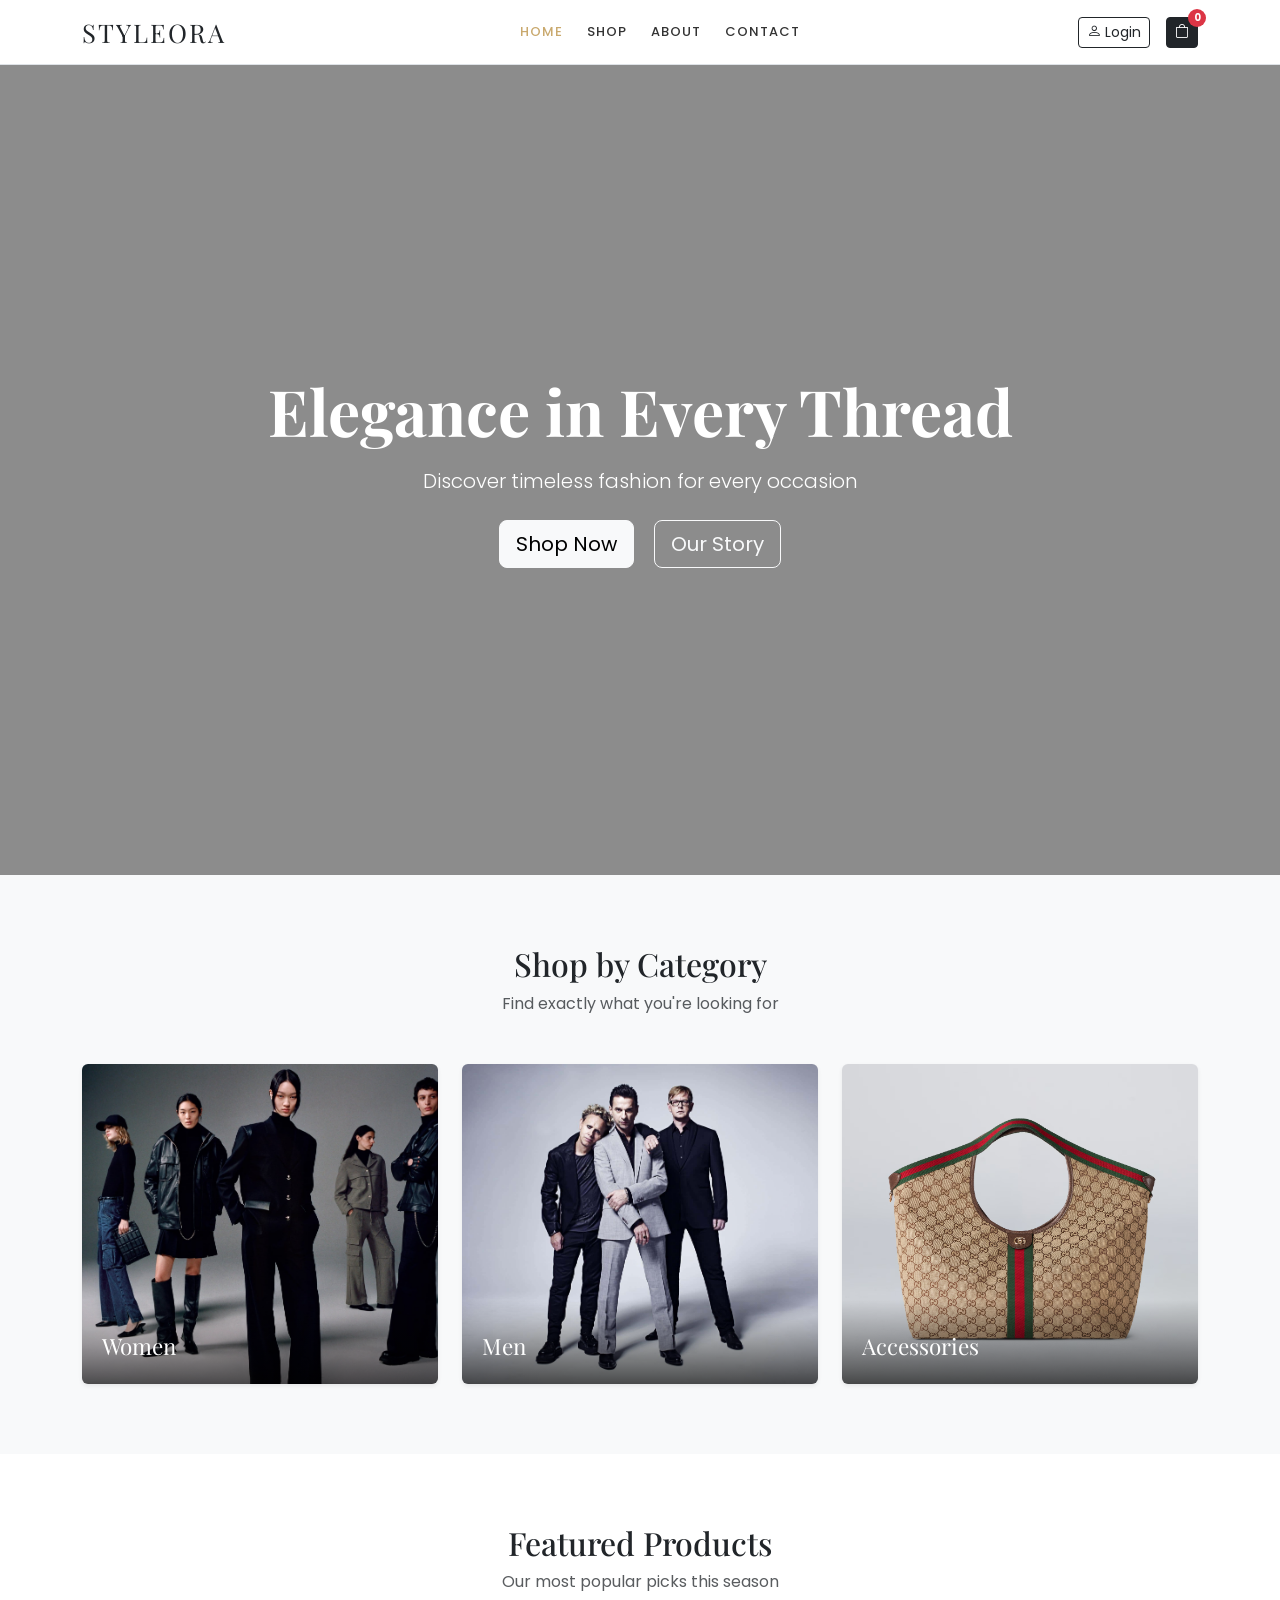
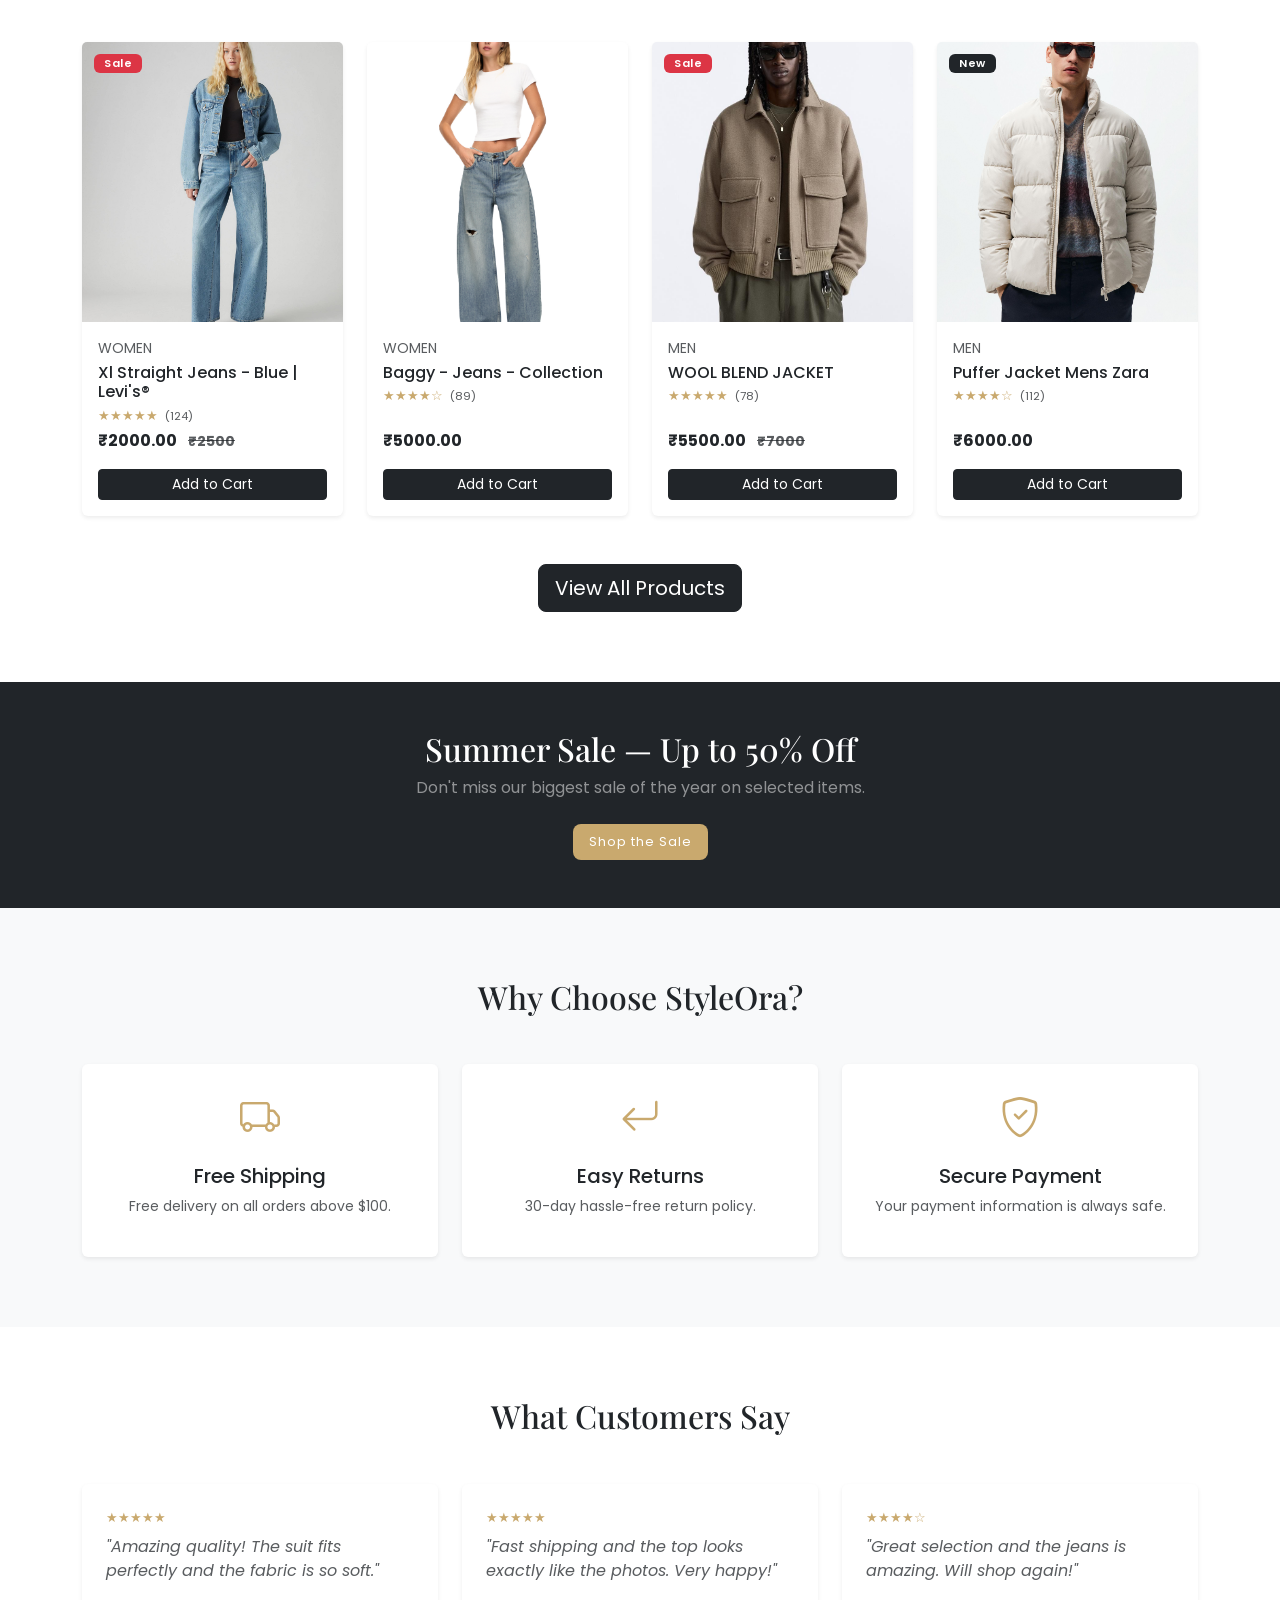
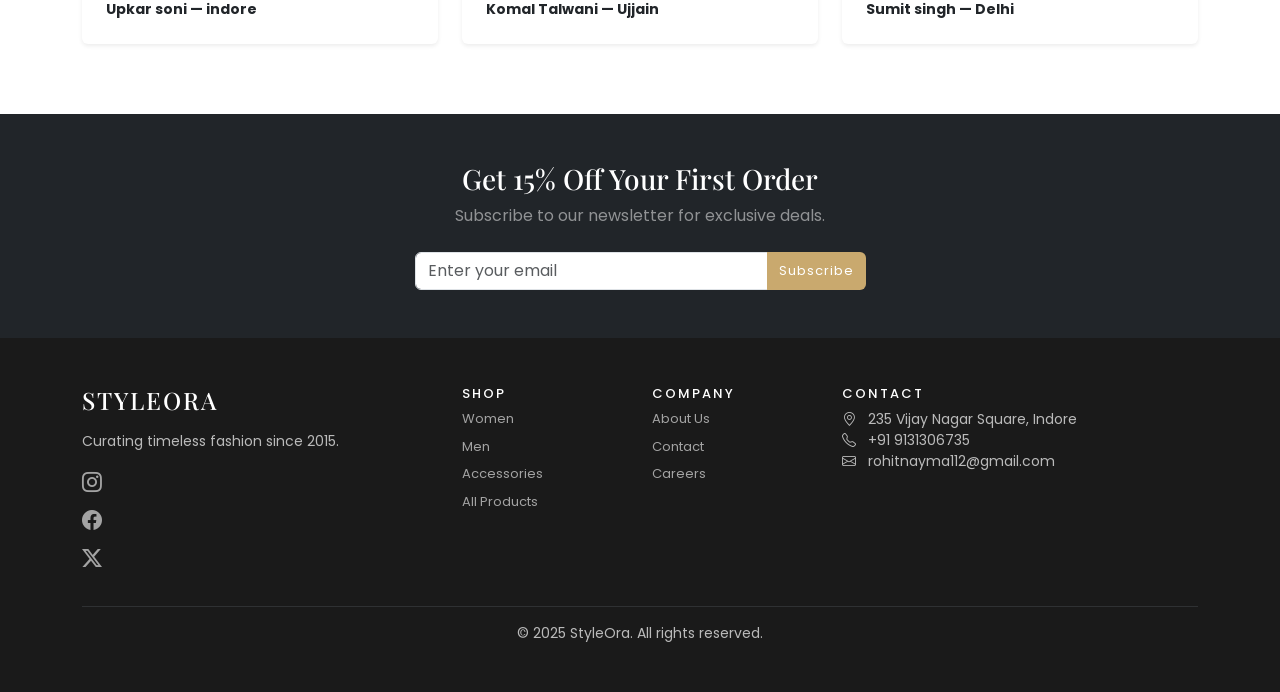
<file: index.html>
<!DOCTYPE html>
<html lang="en">
<head>
  <meta charset="UTF-8">
  <meta name="viewport" content="width=device-width, initial-scale=1.0">
  <title>StyleOra</title>

  <link rel="stylesheet" href="https://cdn.jsdelivr.net/npm/bootstrap@5.3.3/dist/css/bootstrap.min.css">

  <link rel="stylesheet" href="https://cdn.jsdelivr.net/npm/bootstrap-icons@1.11.3/font/bootstrap-icons.min.css">
  <link rel="stylesheet" href="css/style.css">
</head>
<body>

  <nav class="navbar navbar-expand-lg bg-white border-bottom sticky-top">
    <div class="container">

      <a class="navbar-brand" href="index.html">STYLEORA</a>


      <button class="navbar-toggler" type="button" data-bs-toggle="collapse" data-bs-target="#mainNav">
        <span class="navbar-toggler-icon"></span>
      </button>

      <div class="collapse navbar-collapse" id="mainNav">
        <ul class="navbar-nav mx-auto gap-2">
          <li class="nav-item"><a class="nav-link active" href="index.html">Home</a></li>
          <li class="nav-item"><a class="nav-link" href="shop.html">Shop</a></li>
          <li class="nav-item"><a class="nav-link" href="about.html">About</a></li>
          <li class="nav-item"><a class="nav-link" href="contact.html">Contact</a></li>
        </ul>

      
        <div class="d-flex align-items-center gap-3">

          
          <a href="login.html" class="btn btn-outline-dark btn-sm" id="login-link">
            <i class="bi bi-person"></i> Login
          </a>

          
          <div class="d-none align-items-center gap-2" id="user-info">
            <span class="text-muted small" id="user-name"></span>
            <button class="btn btn-outline-secondary btn-sm" onclick="logout()">Logout</button>
          </div>

          
          <a href="cart.html" class="btn btn-dark btn-sm position-relative">
            <i class="bi bi-bag"></i>
            <span class="position-absolute top-0 start-100 translate-middle badge rounded-pill bg-danger cart-count"
                  id="cart-badge">0</span>
          </a>

        </div>
      </div>

    </div>
  </nav>



  <section class="hero-section d-flex align-items-center">
    <div class="hero-overlay w-100 d-flex align-items-center">
      <div class="container text-center text-white">
        <h1 class="display-3 fw-bold mb-3">Elegance in Every Thread</h1>
        <p class="lead mb-4">Discover timeless fashion for every occasion</p>
        <a href="shop.html" class="btn btn-light btn-lg me-3">Shop Now</a>
        <a href="about.html" class="btn btn-outline-light btn-lg">Our Story</a>
      </div>
    </div>
  </section>


  <section class="section bg-light">
    <div class="container">
      <div class="text-center mb-5">
        <h2>Shop by Category</h2>
        <p class="text-muted">Find exactly what you're looking for</p>
      </div>

      <div class="row g-4">

        <div class="col-md-4">
          <a href="shop.html?cat=Women" class="text-decoration-none">
            <div class="category-card rounded overflow-hidden shadow-sm">
              <img src="women1.jpeg"
                   class="w-100" alt="Women">
              <div class="category-label">Women</div>
            </div>
          </a>
        </div>

        <div class="col-md-4">
          <a href="shop.html?cat=Men" class="text-decoration-none">
            <div class="category-card rounded overflow-hidden shadow-sm">
              <img src="man.jpg"
                   class="w-100" alt="Men">
              <div class="category-label">Men</div>
            </div>
          </a>
        </div>

        <div class="col-md-4">
          <a href="shop.html?cat=Accessories" class="text-decoration-none">
            <div class="category-card rounded overflow-hidden shadow-sm">
              <img src="gucchi.avif"
                   class="w-100" alt="Accessories">
              <div class="category-label">Accessories</div>
            </div>
          </a>
        </div>

      </div>
    </div>
  </section>

  <section class="section">
    <div class="container">
      <div class="text-center mb-5">
        <h2>Featured Products</h2>
        <p class="text-muted">Our most popular picks this season</p>
      </div>

      <div class="row row-cols-1 row-cols-md-4 g-4" id="featured-grid"></div>

      <div class="text-center mt-5">
        <a href="shop.html" class="btn btn-dark btn-lg">View All Products</a>
      </div>
    </div>
  </section>

  <section class="bg-dark text-white text-center py-5">
    <div class="container">
      <h2 class="mb-2">Summer Sale — Up to 50% Off</h2>
      <p class="text-white-50 mb-4">Don't miss our biggest sale of the year on selected items.</p>
      <a href="shop.html" class="btn btn-gold btn-lg">Shop the Sale</a>
    </div>
  </section>


  <section class="section bg-light">
    <div class="container">
      <div class="text-center mb-5">
        <h2>Why Choose StyleOra?</h2>
      </div>
      <div class="row g-4 text-center">

        <div class="col-md-4">
          <div class="card border-0 shadow-sm p-4 h-100">
            <i class="bi bi-truck fs-1 text-gold mb-3"></i>
            <h5>Free Shipping</h5>
            <p class="text-muted small">Free delivery on all orders above $100.</p>
          </div>
        </div>

        <div class="col-md-4">
          <div class="card border-0 shadow-sm p-4 h-100">
            <i class="bi bi-arrow-return-left fs-1 text-gold mb-3"></i>
            <h5>Easy Returns</h5>
            <p class="text-muted small">30-day hassle-free return policy.</p>
          </div>
        </div>

        <div class="col-md-4">
          <div class="card border-0 shadow-sm p-4 h-100">
            <i class="bi bi-shield-check fs-1 text-gold mb-3"></i>
            <h5>Secure Payment</h5>
            <p class="text-muted small">Your payment information is always safe.</p>
          </div>
        </div>

      </div>
    </div>
  </section>

  <section class="section">
    <div class="container">
      <div class="text-center mb-5">
        <h2>What Customers Say</h2>
      </div>
      <div class="row g-4">

        <div class="col-md-4">
          <div class="card border-0 shadow-sm p-4 h-100">
            <div class="stars mb-2">★★★★★</div>
            <p class="fst-italic text-muted">"Amazing quality! The suit fits perfectly and the fabric is so soft."</p>
            <strong class="small">Upkar soni — indore</strong>
          </div>
        </div>

        <div class="col-md-4">
          <div class="card border-0 shadow-sm p-4 h-100">
            <div class="stars mb-2">★★★★★</div>
            <p class="fst-italic text-muted">"Fast shipping and the top looks exactly like the photos. Very happy!"</p>
            <strong class="small">Komal Talwani — Ujjain</strong>
          </div>
        </div>

        <div class="col-md-4">
          <div class="card border-0 shadow-sm p-4 h-100">
            <div class="stars mb-2">★★★★☆</div>
            <p class="fst-italic text-muted">"Great selection and the jeans is amazing. Will shop again!"</p>
            <strong class="small">Sumit singh — Delhi</strong>
          </div>
        </div>

      </div>
    </div>
  </section>


  <section class="bg-dark text-white text-center py-5">
    <div class="container">
      <h3 class="mb-2">Get 15% Off Your First Order</h3>
      <p class="text-white-50 mb-4">Subscribe to our newsletter for exclusive deals.</p>
      <div class="row justify-content-center">
        <div class="col-md-5">
          <div class="input-group">
            <input type="email" class="form-control" placeholder="Enter your email">
            <button class="btn btn-gold" onclick="showToast('Subscribed! Check your inbox.')">
              Subscribe
            </button>
          </div>
        </div>
      </div>
    </div>
  </section>


  
  <footer class="py-5">
    <div class="container">
      <div class="row g-4">

    
        <div class="col-md-4">
          <h4 class="text-white mb-3" style="font-family:'Playfair Display',serif;letter-spacing:2px">STYLEORA</h4>
          <p class="small">Curating timeless fashion since 2015.</p>
          <div class="mt-3">
            <a href="#"><i class="bi bi-instagram me-3 fs-5"></i></a>
            <a href="#"><i class="bi bi-facebook me-3 fs-5"></i></a>
            <a href="#"><i class="bi bi-twitter-x fs-5"></i></a>
          </div>
        </div>

    
        <div class="col-6 col-md-2">
          <h5>Shop</h5>
          <a href="shop.html?cat=Women">Women</a>
          <a href="shop.html?cat=Men">Men</a>
          <a href="shop.html?cat=Accessories">Accessories</a>
          <a href="shop.html">All Products</a>
        </div>


        <div class="col-6 col-md-2">
          <h5>Company</h5>
          <a href="about.html">About Us</a>
          <a href="contact.html">Contact</a>
          <a href="#">Careers</a>
        </div>

    
        <div class="col-md-4">
          <h5>Contact</h5>
          <p class="small">
            <i class="bi bi-geo-alt me-2"></i> 235 Vijay Nagar Square, Indore<br>
            <i class="bi bi-telephone me-2"></i> +91 9131306735<br>
            <i class="bi bi-envelope me-2"></i> rohitnayma112@gmail.com
          </p>
        </div>

      </div>
      <hr class="border-secondary mt-4">
      <p class="text-center small mb-0">&copy; 2025 StyleOra. All rights reserved.</p>
    </div>
  </footer>


 
  <div class="position-fixed bottom-0 end-0 p-3" style="z-index:1100">
    <div id="toast" class="toast align-items-center text-white bg-dark border-0" role="alert">
      <div class="d-flex">
        <div class="toast-body" id="toast-msg">Item added to cart!</div>
        <button type="button" class="btn-close btn-close-white me-2 m-auto" data-bs-dismiss="toast"></button>
      </div>
    </div>
  </div>


  <script src="https://cdn.jsdelivr.net/npm/bootstrap@5.3.3/dist/js/bootstrap.bundle.min.js"></script>
  <script src="js/script.js"></script>

  <script>

    const grid = document.getElementById("featured-grid");
    const featured = products.slice(0, 4); 
    grid.innerHTML = featured.map(productCard).join("");
  </script>

</body>
</html>
</file>
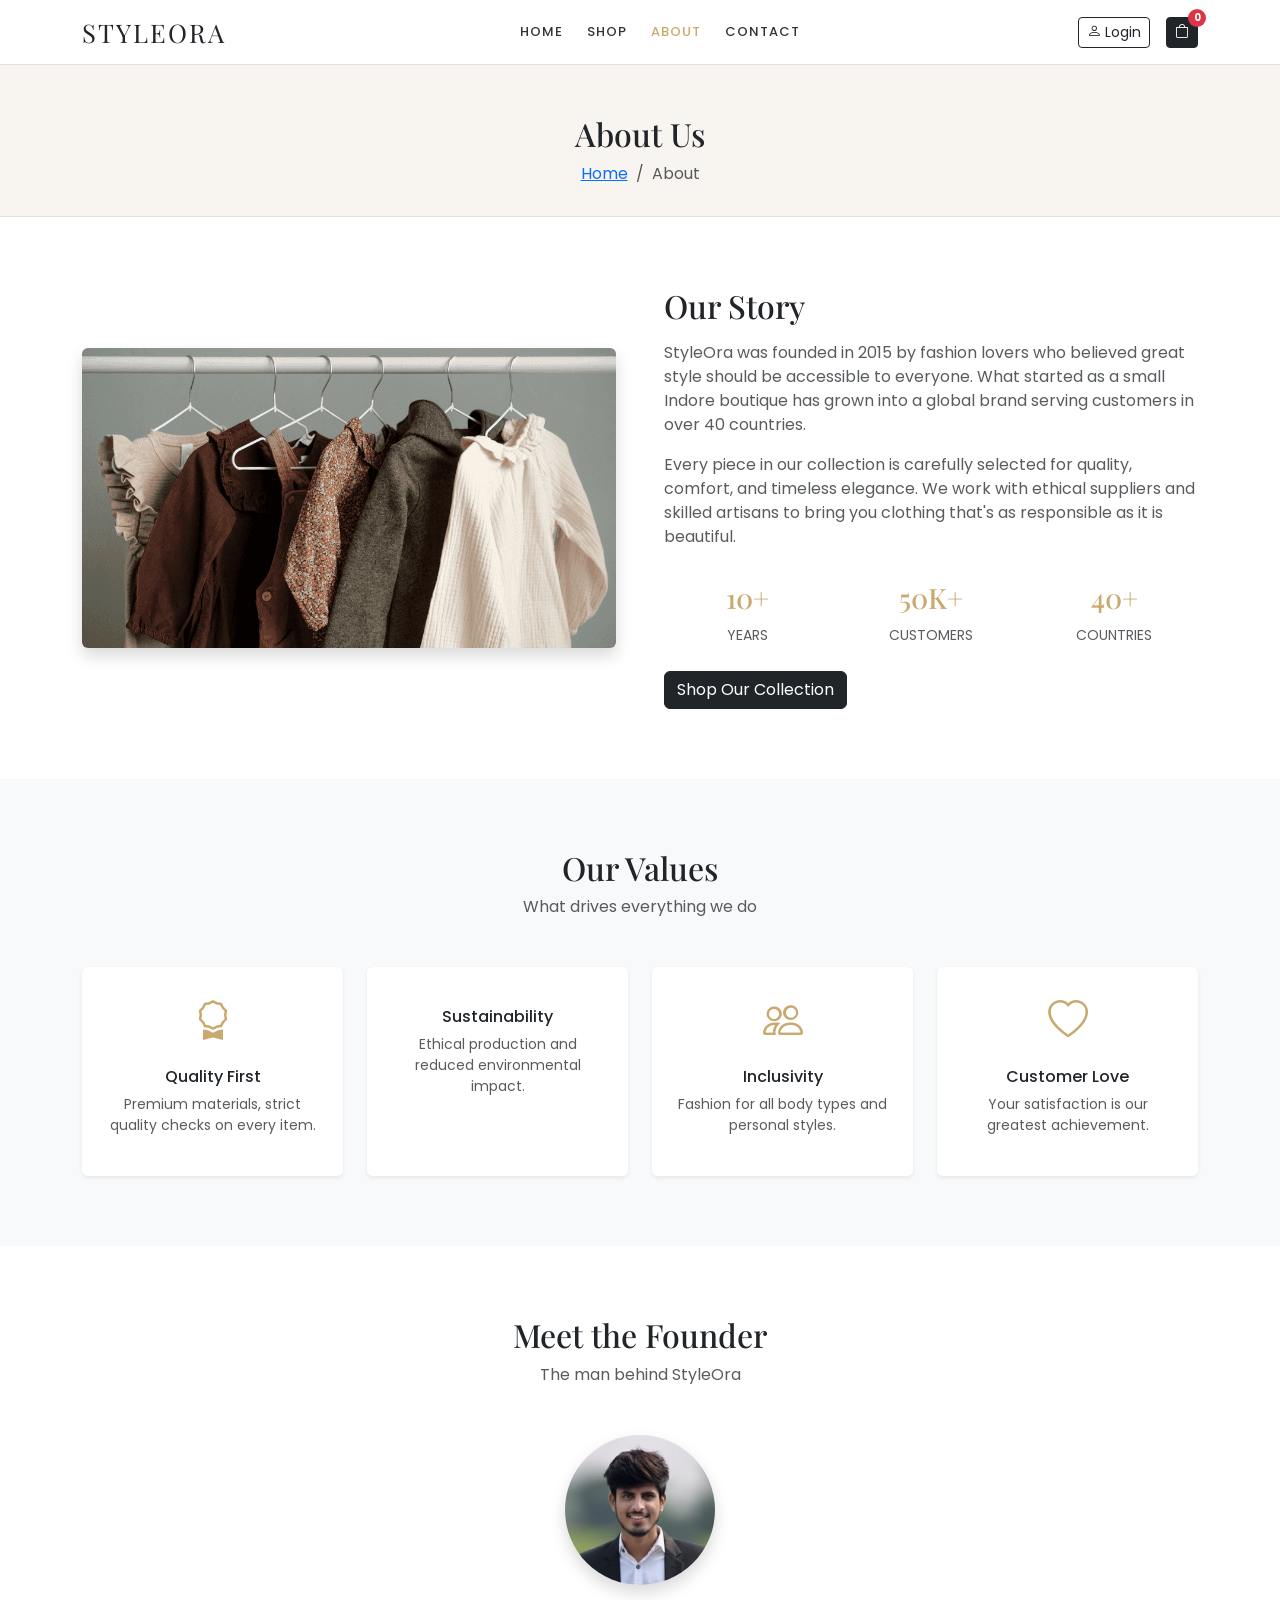
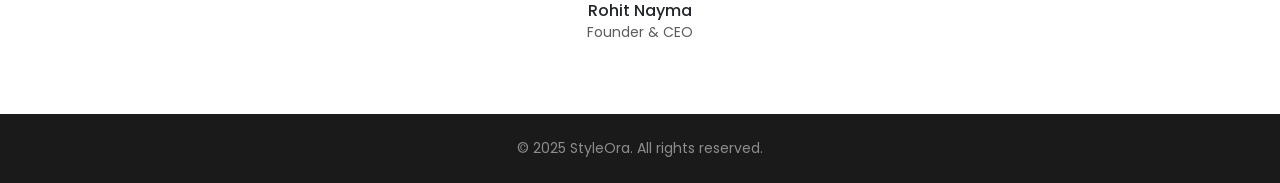
<file: about.html>
<!DOCTYPE html>
<html lang="en">
<head>
  <meta charset="UTF-8">
  <meta name="viewport" content="width=device-width, initial-scale=1.0">
  <title>About Us - Styleora</title>
  <link rel="stylesheet" href="https://cdn.jsdelivr.net/npm/bootstrap@5.3.3/dist/css/bootstrap.min.css">
  <link rel="stylesheet" href="https://cdn.jsdelivr.net/npm/bootstrap-icons@1.11.3/font/bootstrap-icons.min.css">
  <link rel="stylesheet" href="css/style.css">
</head>
<body>

  <nav class="navbar navbar-expand-lg bg-white border-bottom sticky-top">
    <div class="container">
      <a class="navbar-brand" href="index.html">STYLEORA</a>
      <button class="navbar-toggler" type="button" data-bs-toggle="collapse" data-bs-target="#mainNav">
        <span class="navbar-toggler-icon"></span>
      </button>
      <div class="collapse navbar-collapse" id="mainNav">
        <ul class="navbar-nav mx-auto gap-2">
          <li class="nav-item"><a class="nav-link" href="index.html">Home</a></li>
          <li class="nav-item"><a class="nav-link" href="shop.html">Shop</a></li>
          <li class="nav-item"><a class="nav-link active" href="about.html">About</a></li>
          <li class="nav-item"><a class="nav-link" href="contact.html">Contact</a></li>
        </ul>
        <div class="d-flex align-items-center gap-3">
          <a href="login.html" class="btn btn-outline-dark btn-sm" id="login-link">
            <i class="bi bi-person"></i> Login
          </a>
          <div class="d-none align-items-center gap-2" id="user-info">
            <span class="text-muted small" id="user-name"></span>
            <button class="btn btn-outline-secondary btn-sm" onclick="logout()">Logout</button>
          </div>
          <a href="cart.html" class="btn btn-dark btn-sm position-relative">
            <i class="bi bi-bag"></i>
            <span class="position-absolute top-0 start-100 translate-middle badge rounded-pill bg-danger cart-count"
                  id="cart-badge">0</span>
          </a>
        </div>
      </div>
    </div>
  </nav>


  <div class="page-header">
    <h2>About Us</h2>
    <nav aria-label="breadcrumb">
      <ol class="breadcrumb justify-content-center mb-0">
        <li class="breadcrumb-item"><a href="index.html">Home</a></li>
        <li class="breadcrumb-item active">About</li>
      </ol>
    </nav>
  </div>


  <section class="section">
    <div class="container">
      <div class="row g-5 align-items-center">

        <div class="col-md-6">
          <img src="about.png"
               class="img-fluid rounded shadow" alt="Our Story">
        </div>

        <div class="col-md-6">
          <h2 class="mb-3">Our Story</h2>
          <p class="text-muted">
            StyleOra was founded in 2015 by fashion lovers who believed great style
            should be accessible to everyone. What started as a small Indore boutique
            has grown into a global brand serving customers in over 40 countries.
          </p>
          <p class="text-muted">
            Every piece in our collection is carefully selected for quality, comfort,
            and timeless elegance. We work with ethical suppliers and skilled artisans
            to bring you clothing that's as responsible as it is beautiful.
          </p>
          <div class="row g-3 mt-3 text-center">
            <div class="col-4">
              <h3 class="text-gold">10+</h3>
              <small class="text-muted text-uppercase">Years</small>
            </div>
            <div class="col-4">
              <h3 class="text-gold">50K+</h3>
              <small class="text-muted text-uppercase">Customers</small>
            </div>
            <div class="col-4">
              <h3 class="text-gold">40+</h3>
              <small class="text-muted text-uppercase">Countries</small>
            </div>
          </div>

          <a href="shop.html" class="btn btn-dark mt-4">Shop Our Collection</a>
        </div>

      </div>
    </div>
  </section>


  <section class="section bg-light">
    <div class="container">
      <div class="text-center mb-5">
        <h2>Our Values</h2>
        <p class="text-muted">What drives everything we do</p>
      </div>
      <div class="row g-4 text-center">

        <div class="col-6 col-md-3">
          <div class="card border-0 shadow-sm p-4 h-100">
            <i class="bi bi-award fs-1 text-gold mb-3"></i>
            <h6>Quality First</h6>
            <p class="text-muted small">Premium materials, strict quality checks on every item.</p>
          </div>
        </div>

        <div class="col-6 col-md-3">
          <div class="card border-0 shadow-sm p-4 h-100">
            <i class="bi bi-leaf fs-1 text-gold mb-3"></i>
            <h6>Sustainability</h6>
            <p class="text-muted small">Ethical production and reduced environmental impact.</p>
          </div>
        </div>

        <div class="col-6 col-md-3">
          <div class="card border-0 shadow-sm p-4 h-100">
            <i class="bi bi-people fs-1 text-gold mb-3"></i>
            <h6>Inclusivity</h6>
            <p class="text-muted small">Fashion for all body types and personal styles.</p>
          </div>
        </div>

        <div class="col-6 col-md-3">
          <div class="card border-0 shadow-sm p-4 h-100">
            <i class="bi bi-heart fs-1 text-gold mb-3"></i>
            <h6>Customer Love</h6>
            <p class="text-muted small">Your satisfaction is our greatest achievement.</p>
          </div>
        </div>

      </div>
    </div>
  </section>


  <section class="section">
    <div class="container">
      <div class="text-center mb-5">
        <h2>Meet the Founder</h2>
        <p class="text-muted">The man behind StyleOra</p>
      </div>
      <div class="row g-4 justify-content-center text-center">

        <div class="col-6 col-md-3">
          <img src="founder.jpeg"
               class="rounded-circle mb-3 shadow" width="150" height="150"
               style="object-fit:cover" alt="Sophia">
          <h6 class="mb-0">Rohit Nayma</h6>
          <small class="text-muted">Founder & CEO</small>
        </div>

      </div>
    </div>
  </section>

  <footer class="py-4">
    <div class="container text-center">
      <p class="text-white-50 small mb-0">&copy; 2025 StyleOra. All rights reserved.</p>
    </div>
  </footer>


  <script src="https://cdn.jsdelivr.net/npm/bootstrap@5.3.3/dist/js/bootstrap.bundle.min.js"></script>
  <script src="js/script.js"></script>

</body>
</html>
</file>
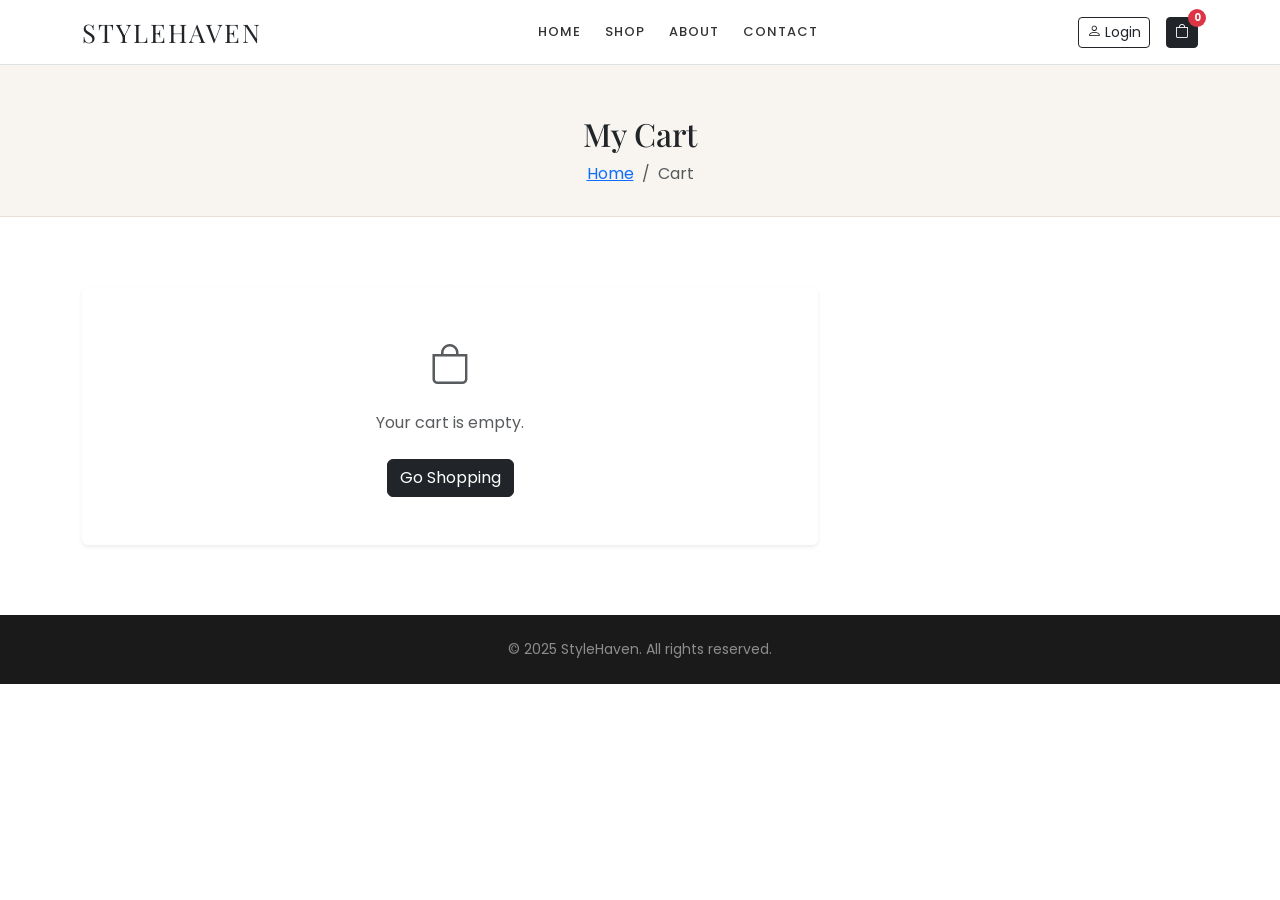
<file: cart.html>
<!DOCTYPE html>
<html lang="en">
<head>
  <meta charset="UTF-8">
  <meta name="viewport" content="width=device-width, initial-scale=1.0">
  <title>Cart - StyleHaven</title>
  <link rel="stylesheet" href="https://cdn.jsdelivr.net/npm/bootstrap@5.3.3/dist/css/bootstrap.min.css">
  <link rel="stylesheet" href="https://cdn.jsdelivr.net/npm/bootstrap-icons@1.11.3/font/bootstrap-icons.min.css">
  <link rel="stylesheet" href="css/style.css">
</head>
<body>

  <nav class="navbar navbar-expand-lg bg-white border-bottom sticky-top">
    <div class="container">
      <a class="navbar-brand" href="index.html">STYLEHAVEN</a>
      <button class="navbar-toggler" type="button" data-bs-toggle="collapse" data-bs-target="#mainNav">
        <span class="navbar-toggler-icon"></span>
      </button>
      <div class="collapse navbar-collapse" id="mainNav">
        <ul class="navbar-nav mx-auto gap-2">
          <li class="nav-item"><a class="nav-link" href="index.html">Home</a></li>
          <li class="nav-item"><a class="nav-link" href="shop.html">Shop</a></li>
          <li class="nav-item"><a class="nav-link" href="about.html">About</a></li>
          <li class="nav-item"><a class="nav-link" href="contact.html">Contact</a></li>
        </ul>
        <div class="d-flex align-items-center gap-3">
          <a href="login.html" class="btn btn-outline-dark btn-sm" id="login-link">
            <i class="bi bi-person"></i> Login
          </a>
          <div class="d-none align-items-center gap-2" id="user-info">
            <span class="text-muted small" id="user-name"></span>
            <button class="btn btn-outline-secondary btn-sm" onclick="logout()">Logout</button>
          </div>
          <a href="cart.html" class="btn btn-dark btn-sm position-relative">
            <i class="bi bi-bag"></i>
            <span class="position-absolute top-0 start-100 translate-middle badge rounded-pill bg-danger cart-count"
                  id="cart-badge">0</span>
          </a>
        </div>
      </div>
    </div>
  </nav>


  <div class="page-header">
    <h2>My Cart</h2>
    <nav aria-label="breadcrumb">
      <ol class="breadcrumb justify-content-center mb-0">
        <li class="breadcrumb-item"><a href="index.html">Home</a></li>
        <li class="breadcrumb-item active">Cart</li>
      </ol>
    </nav>
  </div>

  <section class="section">
    <div class="container">
      <div class="row g-4">

        <div class="col-lg-8">
          <div class="list-group shadow-sm" id="cart-items">

          </div>
        </div>

        <div class="col-lg-4" id="cart-summary">

        </div>

      </div>
    </div>
  </section>


  <footer class="py-4">
    <div class="container text-center">
      <p class="text-white-50 small mb-0">&copy; 2025 StyleHaven. All rights reserved.</p>
    </div>
  </footer>


  <div class="position-fixed bottom-0 end-0 p-3" style="z-index:1100">
    <div id="toast" class="toast align-items-center text-white bg-dark border-0" role="alert">
      <div class="d-flex">
        <div class="toast-body" id="toast-msg"></div>
        <button type="button" class="btn-close btn-close-white me-2 m-auto" data-bs-dismiss="toast"></button>
      </div>
    </div>
  </div>


  <script src="https://cdn.jsdelivr.net/npm/bootstrap@5.3.3/dist/js/bootstrap.bundle.min.js"></script>
  <script src="js/script.js"></script>
  <script>
    renderCart();
  </script>

</body>
</html>
</file>
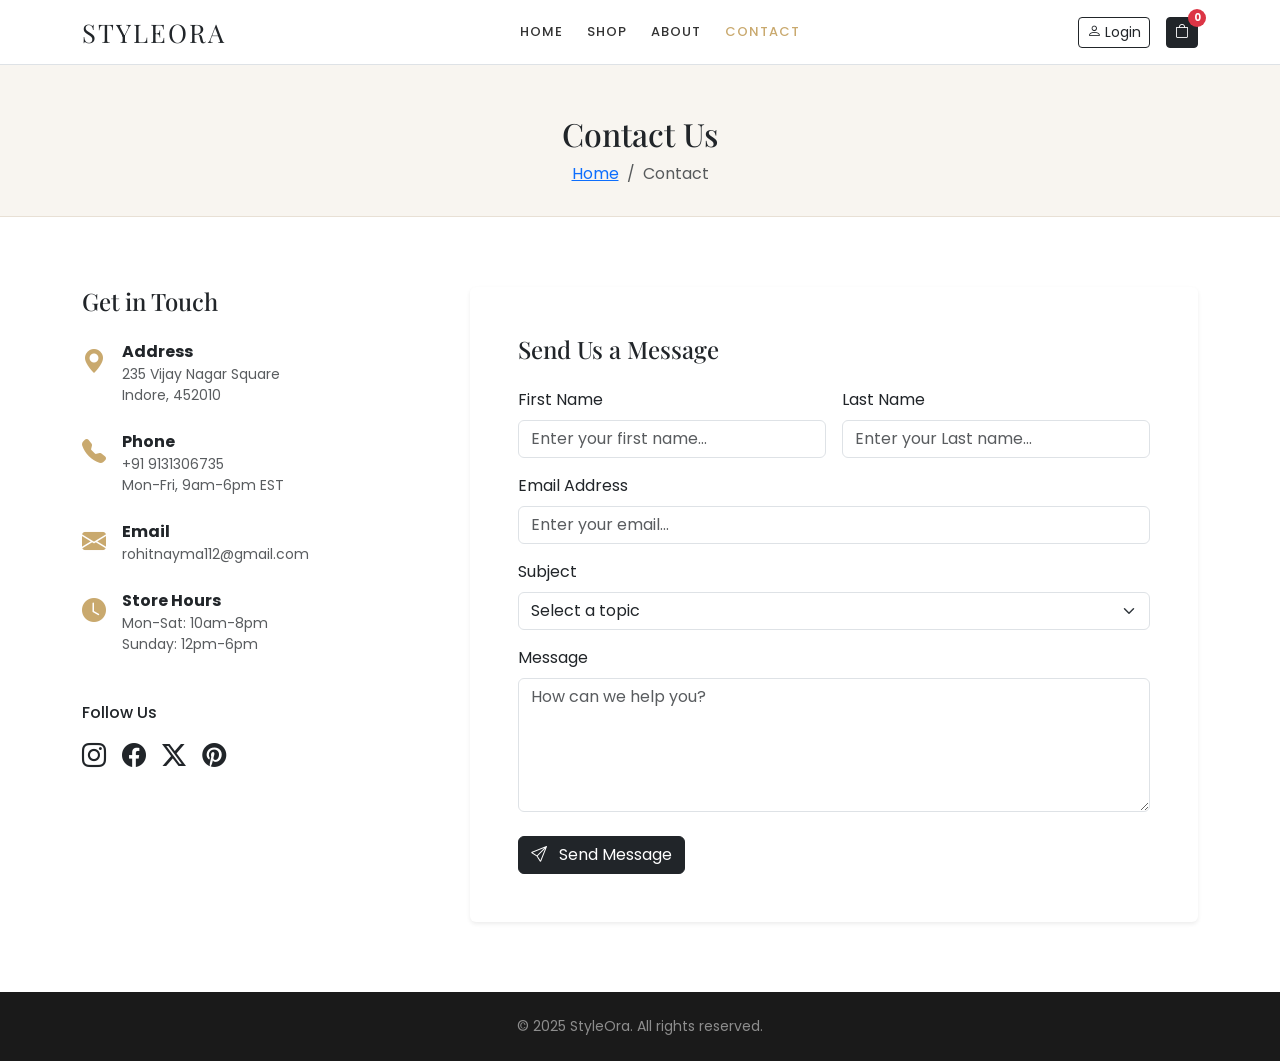
<file: contact.html>
<!DOCTYPE html>
<html lang="en">
<head>
  <meta charset="UTF-8">
  <meta name="viewport" content="width=device-width, initial-scale=1.0">
  <title>Contact - StyleOra</title>
  <link rel="stylesheet" href="https://cdn.jsdelivr.net/npm/bootstrap@5.3.3/dist/css/bootstrap.min.css">
  <link rel="stylesheet" href="https://cdn.jsdelivr.net/npm/bootstrap-icons@1.11.3/font/bootstrap-icons.min.css">
  <link rel="stylesheet" href="css/style.css">
</head>
<body>

  <nav class="navbar navbar-expand-lg bg-white border-bottom sticky-top">
    <div class="container">
      <a class="navbar-brand" href="index.html">STYLEORA</a>
      <button class="navbar-toggler" type="button" data-bs-toggle="collapse" data-bs-target="#mainNav">
        <span class="navbar-toggler-icon"></span>
      </button>
      <div class="collapse navbar-collapse" id="mainNav">
        <ul class="navbar-nav mx-auto gap-2">
          <li class="nav-item"><a class="nav-link" href="index.html">Home</a></li>
          <li class="nav-item"><a class="nav-link" href="shop.html">Shop</a></li>
          <li class="nav-item"><a class="nav-link" href="about.html">About</a></li>
          <li class="nav-item"><a class="nav-link active" href="contact.html">Contact</a></li>
        </ul>
        <div class="d-flex align-items-center gap-3">
          <a href="login.html" class="btn btn-outline-dark btn-sm" id="login-link">
            <i class="bi bi-person"></i> Login
          </a>
          <div class="d-none align-items-center gap-2" id="user-info">
            <span class="text-muted small" id="user-name"></span>
            <button class="btn btn-outline-secondary btn-sm" onclick="logout()">Logout</button>
          </div>
          <a href="cart.html" class="btn btn-dark btn-sm position-relative">
            <i class="bi bi-bag"></i>
            <span class="position-absolute top-0 start-100 translate-middle badge rounded-pill bg-danger cart-count"
                  id="cart-badge">0</span>
          </a>
        </div>
      </div>
    </div>
  </nav>



  <div class="page-header">
    <h2>Contact Us</h2>
    <nav aria-label="breadcrumb">
      <ol class="breadcrumb justify-content-center mb-0">
        <li class="breadcrumb-item"><a href="index.html">Home</a></li>
        <li class="breadcrumb-item active">Contact</li>
      </ol>
    </nav>
  </div>

  <section class="section">
    <div class="container">
      <div class="row g-5">

        <div class="col-md-4">
          <h4 class="mb-4">Get in Touch</h4>

          <div class="d-flex gap-3 mb-4">
            <i class="bi bi-geo-alt-fill fs-4 text-gold flex-shrink-0 mt-1"></i>
            <div>
              <strong>Address</strong>
              <p class="text-muted small mb-0">235 Vijay Nagar Square<br>Indore, 452010</p>
            </div>
          </div>

          <div class="d-flex gap-3 mb-4">
            <i class="bi bi-telephone-fill fs-4 text-gold flex-shrink-0 mt-1"></i>
            <div>
              <strong>Phone</strong>
              <p class="text-muted small mb-0">+91 9131306735<br>Mon-Fri, 9am-6pm EST</p>
            </div>
          </div>

          <div class="d-flex gap-3 mb-4">
            <i class="bi bi-envelope-fill fs-4 text-gold flex-shrink-0 mt-1"></i>
            <div>
              <strong>Email</strong>
              <p class="text-muted small mb-0">rohitnayma112@gmail.com</p>
            </div>
          </div>

          <div class="d-flex gap-3 mb-5">
            <i class="bi bi-clock-fill fs-4 text-gold flex-shrink-0 mt-1"></i>
            <div>
              <strong>Store Hours</strong>
              <p class="text-muted small mb-0">Mon-Sat: 10am-8pm<br>Sunday: 12pm-6pm</p>
            </div>
          </div>

          <h6 class="mb-3">Follow Us</h6>
          <div class="d-flex gap-3 fs-4">
            <a href="#" class="text-dark"><i class="bi bi-instagram"></i></a>
            <a href="#" class="text-dark"><i class="bi bi-facebook"></i></a>
            <a href="#" class="text-dark"><i class="bi bi-twitter-x"></i></a>
            <a href="#" class="text-dark"><i class="bi bi-pinterest"></i></a>
          </div>
        </div>


        <div class="col-md-8">
          <div class="card border-0 shadow-sm p-4 p-md-5">
            <h4 class="mb-4">Send Us a Message</h4>

            <form onsubmit="handleForm(event)">

              <div class="row g-3 mb-3">
                <div class="col-md-6">
                  <label class="form-label">First Name</label>
                  <input type="text" class="form-control" placeholder="Enter your first name..." required>
                </div>
                <div class="col-md-6">
                  <label class="form-label">Last Name</label>
                  <input type="text" class="form-control" placeholder="Enter your Last name..." required>
                </div>
              </div>

              <div class="mb-3">
                <label class="form-label">Email Address</label>
                <input type="email" class="form-control" placeholder="Enter your email..." required>
              </div>

              <div class="mb-3">
                <label class="form-label">Subject</label>
                <select class="form-select" required>
                  <option value="">Select a topic</option>
                  <option>Order Inquiry</option>
                  <option>Return / Exchange</option>
                  <option>Product Question</option>
                  <option>Other</option>
                </select>
              </div>

              <div class="mb-4">
                <label class="form-label">Message</label>
                <textarea class="form-control" rows="5"
                          placeholder="How can we help you?" required></textarea>
              </div>

              <button type="submit" class="btn btn-dark">
                <i class="bi bi-send me-2"></i> Send Message
              </button>

            </form>
          </div>
        </div>

      </div>
    </div>
  </section>


  <footer class="py-4">
    <div class="container text-center">
      <p class="text-white-50 small mb-0">&copy; 2025 StyleOra. All rights reserved.</p>
    </div>
  </footer>


  <div class="position-fixed bottom-0 end-0 p-3" style="z-index:1100">
    <div id="toast" class="toast align-items-center text-white bg-dark border-0" role="alert">
      <div class="d-flex">
        <div class="toast-body" id="toast-msg"></div>
        <button type="button" class="btn-close btn-close-white me-2 m-auto" data-bs-dismiss="toast"></button>
      </div>
    </div>
  </div>


  <script src="https://cdn.jsdelivr.net/npm/bootstrap@5.3.3/dist/js/bootstrap.bundle.min.js"></script>
  <script src="js/script.js"></script>
  <script>
    function handleForm(e) {
      e.preventDefault();
      showToast("Message sent! We'll reply within 24 hours.");
      e.target.reset();
    }
  </script>

</body>
</html>
</file>
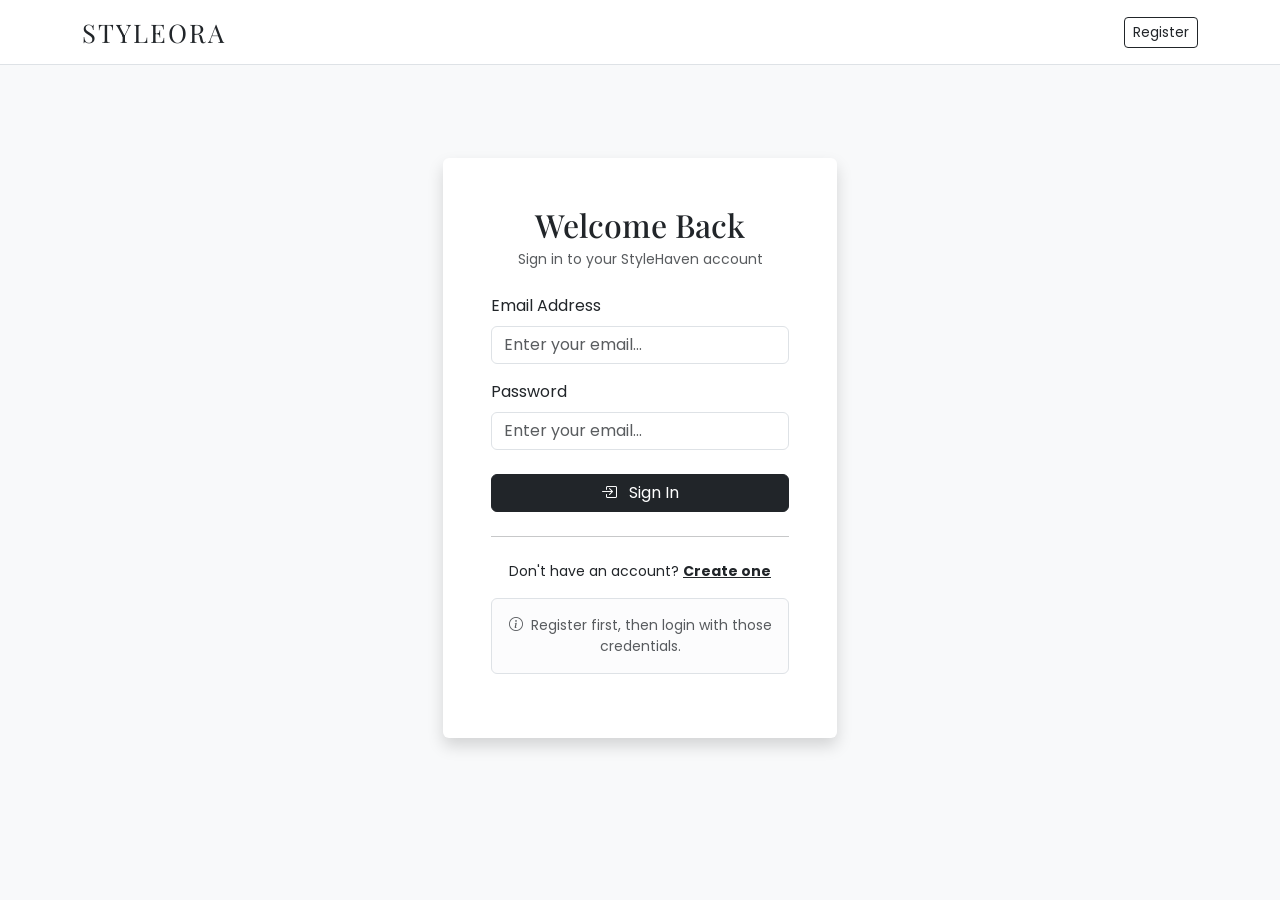
<file: login.html>
<!DOCTYPE html>
<html lang="en">
<head>
  <meta charset="UTF-8">
  <meta name="viewport" content="width=device-width, initial-scale=1.0">
  <title>Login - StyleOra</title>
  <link rel="stylesheet" href="https://cdn.jsdelivr.net/npm/bootstrap@5.3.3/dist/css/bootstrap.min.css">
  <link rel="stylesheet" href="https://cdn.jsdelivr.net/npm/bootstrap-icons@1.11.3/font/bootstrap-icons.min.css">
  <link rel="stylesheet" href="css/style.css">
</head>
<body class="bg-light">


  <nav class="navbar bg-white border-bottom">
    <div class="container">
      <a class="navbar-brand" href="index.html">STYLEORA</a>
      <a href="register.html" class="btn btn-outline-dark btn-sm">Register</a>
    </div>
  </nav>



  <div class="d-flex align-items-center justify-content-center" style="min-height: 85vh;">
    <div class="col-md-5 col-lg-4 px-3">


      <div class="card border-0 shadow p-4 p-md-5">


        <h2 class="text-center mb-1">Welcome Back</h2>
        <p class="text-center text-muted small mb-4">Sign in to your StyleHaven account</p>

        <form onsubmit="handleLogin(event)">

          <div class="mb-3">
            <label class="form-label">Email Address</label>
            <input type="email" class="form-control" id="login-email"
                   placeholder="Enter your email..." required>
          </div>

          <div class="mb-4">
            <label class="form-label">Password</label>
            <input type="password" class="form-control" id="login-password"
                   placeholder="Enter your email..." required>
          </div>

          <button type="submit" class="btn btn-dark w-100">
            <i class="bi bi-box-arrow-in-right me-2"></i> Sign In
          </button>

        </form>

        <hr class="my-4">

        <p class="text-center small mb-0">
          Don't have an account?
          <a href="register.html" class="text-dark fw-bold">Create one</a>
        </p>

        <div class="alert alert-light border mt-3 small text-muted text-center">
          <i class="bi bi-info-circle me-1"></i>
          Register first, then login with those credentials.
        </div>

      </div>

    </div>
  </div>


  <div class="position-fixed bottom-0 end-0 p-3" style="z-index:1100">
    <div id="toast" class="toast align-items-center text-white bg-dark border-0" role="alert">
      <div class="d-flex">
        <div class="toast-body" id="toast-msg"></div>
        <button type="button" class="btn-close btn-close-white me-2 m-auto" data-bs-dismiss="toast"></button>
      </div>
    </div>
  </div>


  <script src="https://cdn.jsdelivr.net/npm/bootstrap@5.3.3/dist/js/bootstrap.bundle.min.js"></script>
  <script src="js/script.js"></script>
  <script>

    if (currentUser) window.location.href = "index.html";

    function handleLogin(e) {
      e.preventDefault();
      const email    = document.getElementById("login-email").value;
      const password = document.getElementById("login-password").value;

      const ok = login(email, password);

      if (ok) {
        showToast("Welcome back, " + currentUser.name + "!");
        setTimeout(() => window.location.href = "index.html", 1200);
      } else {
        showToast("Wrong email or password. Please register first.");
      }
    }
  </script>

</body>
</html>
</file>
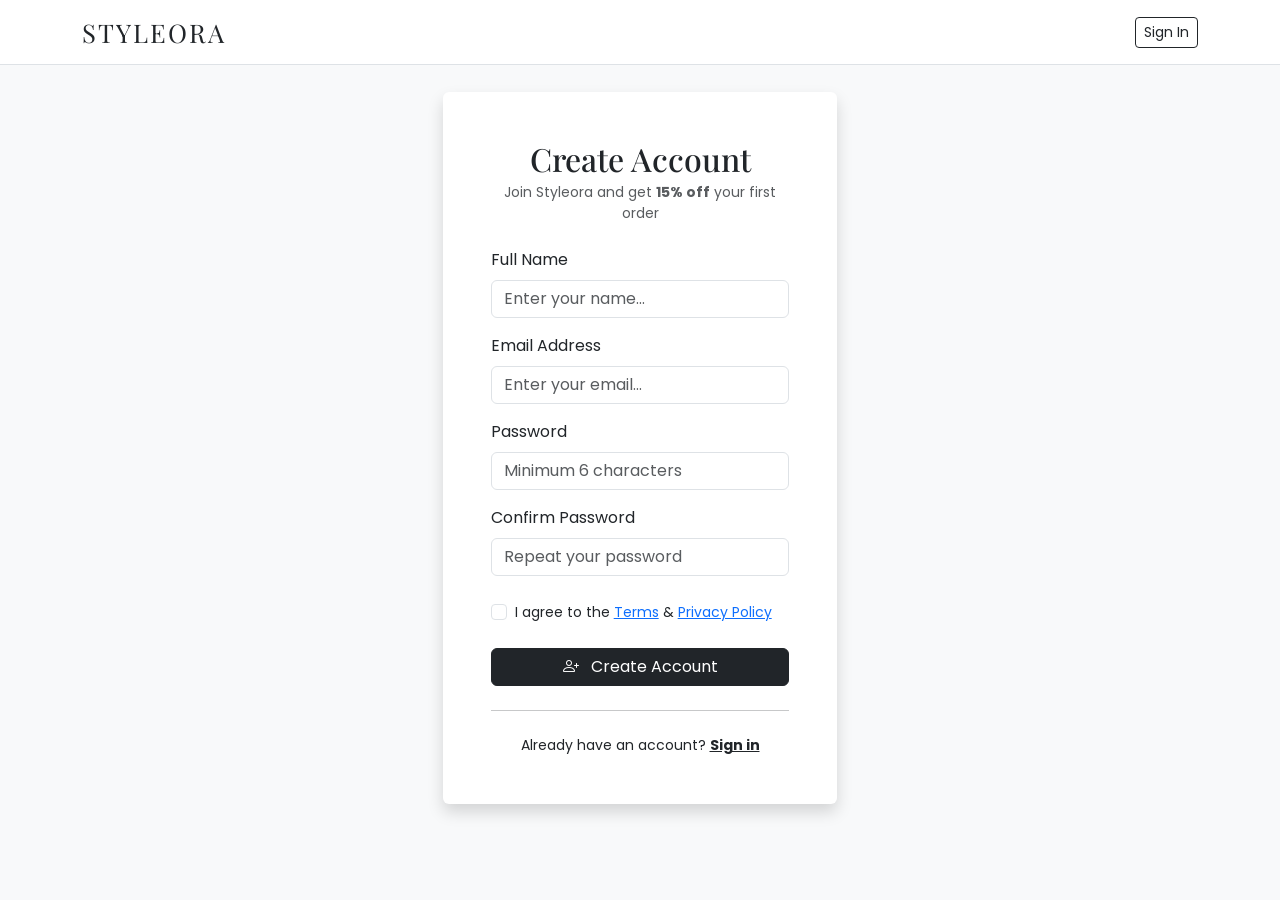
<file: register.html>
<!DOCTYPE html>
<html lang="en">
<head>
  <meta charset="UTF-8">
  <meta name="viewport" content="width=device-width, initial-scale=1.0">
  <title>Register - StyleOra</title>
  <link rel="stylesheet" href="https://cdn.jsdelivr.net/npm/bootstrap@5.3.3/dist/css/bootstrap.min.css">
  <link rel="stylesheet" href="https://cdn.jsdelivr.net/npm/bootstrap-icons@1.11.3/font/bootstrap-icons.min.css">
  <link rel="stylesheet" href="css/style.css">
</head>
<body class="bg-light">

  <nav class="navbar bg-white border-bottom">
    <div class="container">
      <a class="navbar-brand" href="index.html">STYLEORA</a>
      <a href="login.html" class="btn btn-outline-dark btn-sm">Sign In</a>
    </div>
  </nav>


  <div class="d-flex align-items-center justify-content-center" style="min-height: 85vh;">
    <div class="col-md-5 col-lg-4 px-3">

      <div class="card border-0 shadow p-4 p-md-5">


        <h2 class="text-center mb-1">Create Account</h2>
        <p class="text-center text-muted small mb-4">
          Join Styleora and get <strong>15% off</strong> your first order
        </p>

        <form onsubmit="handleRegister(event)">

          <div class="mb-3">
            <label class="form-label">Full Name</label>
            <input type="text" class="form-control" id="reg-name"
                   placeholder="Enter your name..." required minlength="2">
          </div>

          <div class="mb-3">
            <label class="form-label">Email Address</label>
            <input type="email" class="form-control" id="reg-email"
                   placeholder="Enter your email..." required>
          </div>

          <div class="mb-3">
            <label class="form-label">Password</label>
            <input type="password" class="form-control" id="reg-password"
                   placeholder="Minimum 6 characters" required minlength="6">
          </div>

          <div class="mb-4">
            <label class="form-label">Confirm Password</label>
            <input type="password" class="form-control" id="reg-confirm"
                   placeholder="Repeat your password" required minlength="6">
          </div>
          <div class="form-check mb-4">
            <input class="form-check-input" type="checkbox" id="terms" required>
            <label class="form-check-label small" for="terms">
              I agree to the <a href="#">Terms</a> &amp; <a href="#">Privacy Policy</a>
            </label>
          </div>

          <button type="submit" class="btn btn-dark w-100">
            <i class="bi bi-person-plus me-2"></i> Create Account
          </button>

        </form>

        <hr class="my-4">

        <p class="text-center small mb-0">
          Already have an account?
          <a href="login.html" class="text-dark fw-bold">Sign in</a>
        </p>

      </div>

    </div>
  </div>


  <div class="position-fixed bottom-0 end-0 p-3" style="z-index:1100">
    <div id="toast" class="toast align-items-center text-white bg-dark border-0" role="alert">
      <div class="d-flex">
        <div class="toast-body" id="toast-msg"></div>
        <button type="button" class="btn-close btn-close-white me-2 m-auto" data-bs-dismiss="toast"></button>
      </div>
    </div>
  </div>


  <script src="https://cdn.jsdelivr.net/npm/bootstrap@5.3.3/dist/js/bootstrap.bundle.min.js"></script>
  <script src="js/script.js"></script>
  <script>
    if (currentUser) window.location.href = "index.html";

    function handleRegister(e) {
      e.preventDefault();
      const name     = document.getElementById("reg-name").value;
      const email    = document.getElementById("reg-email").value;
      const password = document.getElementById("reg-password").value;
      const confirm  = document.getElementById("reg-confirm").value;

    
      if (password !== confirm) {
        showToast("Passwords do not match!");
        return;
      }

      const ok = register(name, email, password);

      if (ok) {
        
        login(email, password);
        showToast("Account created! Welcome, " + name + "!");
        setTimeout(() => window.location.href = "index.html", 1200);
      } else {
        showToast("Email already in use. Please login instead.");
      }
    }
  </script>

</body>
</html>
</file>
<file: css/style.css>
@import url('https://fonts.googleapis.com/css2?family=Playfair+Display:wght@400;700&family=Poppins:wght@300;400;500;600&display=swap');

body {
  font-family: 'Poppins', sans-serif;
}

h1, h2, h3, h4 {
  font-family: 'Playfair Display', serif;
}

.navbar-brand {
  font-family: 'Playfair Display', serif;
  font-size: 1.6rem;
  color: #212529 !important;
  letter-spacing: 2px;
}

.nav-link {
  font-size: 13px;
  font-weight: 500;
  letter-spacing: 1px;
  text-transform: uppercase;
  color: #333 !important;
}

.nav-link:hover,
.nav-link.active {
  color: #c9a96e !important;
}

.hero-section {
  background-image: url('https://images.unsplash.com/photo-1483985988355-763728e1935b?w=1400');
  background-size: cover;
  background-position: center;
  height: 90vh;
  min-height: 500px;
}

.hero-overlay {
  background-color: rgba(0, 0, 0, 0.45);
  height: 100%;
}

.text-gold { color: #c9a96e; }
.bg-gold   { background-color: #c9a96e; }
.btn-gold  {
  background-color: #c9a96e;
  color: white;
  border: none;
  letter-spacing: 1px;
  font-size: 13px;
}
.btn-gold:hover {
  background-color: #b8945a;
  color: white;
}

.product-card {
  border: none;
  transition: transform 0.3s ease, box-shadow 0.3s ease;
}

.product-card:hover {
  transform: translateY(-6px);
  box-shadow: 0 12px 30px rgba(0, 0, 0, 0.12) !important;
}

.product-card img {
  height: 280px;
  object-fit: cover;
}

.category-card {
  position: relative;
  overflow: hidden;
  cursor: pointer;
}

.category-card img {
  height: 320px;
  object-fit: cover;
  transition: transform 0.4s ease;
  width: 100%;
}

.category-card:hover img {
  transform: scale(1.06);
}

.category-label {
  position: absolute;
  bottom: 0;
  left: 0;
  right: 0;
  background: linear-gradient(to top, rgba(0,0,0,0.7), transparent);
  color: white;
  padding: 30px 20px 20px;
  font-family: 'Playfair Display', serif;
  font-size: 1.4rem;
}
.cart-count {
  font-size: 10px;
  font-weight: 700;
  width: 18px;
  height: 18px;
  display: flex;
  align-items: center;
  justify-content: center;
}

#toast {
  min-width: 260px;
  font-size: 13px;
}

.section { padding: 70px 0; }

footer {
  background-color: #1a1a1a;
  color: rgba(255,255,255,0.7);
}

footer h5 {
  color: white;
  font-size: 13px;
  letter-spacing: 2px;
  text-transform: uppercase;
}

footer a {
  color: rgba(255,255,255,0.6);
  text-decoration: none;
  font-size: 13px;
  display: block;
  margin-bottom: 8px;
  transition: color 0.2s;
}

footer a:hover { color: #c9a96e; }

.form-control:focus {
  border-color: #c9a96e;
  box-shadow: 0 0 0 0.2rem rgba(201,169,110,0.25);
}

.product-badge {
  position: absolute;
  top: 12px;
  left: 12px;
  font-size: 11px;
  font-weight: 600;
  letter-spacing: 0.5px;
  padding: 4px 10px;
}

.stars { color: #c9a96e; font-size: 13px; }

.page-header {
  background-color: #f8f5f0;
  border-bottom: 1px solid #e8e0d5;
  padding: 50px 0 30px;
  text-align: center;
}
</file>
